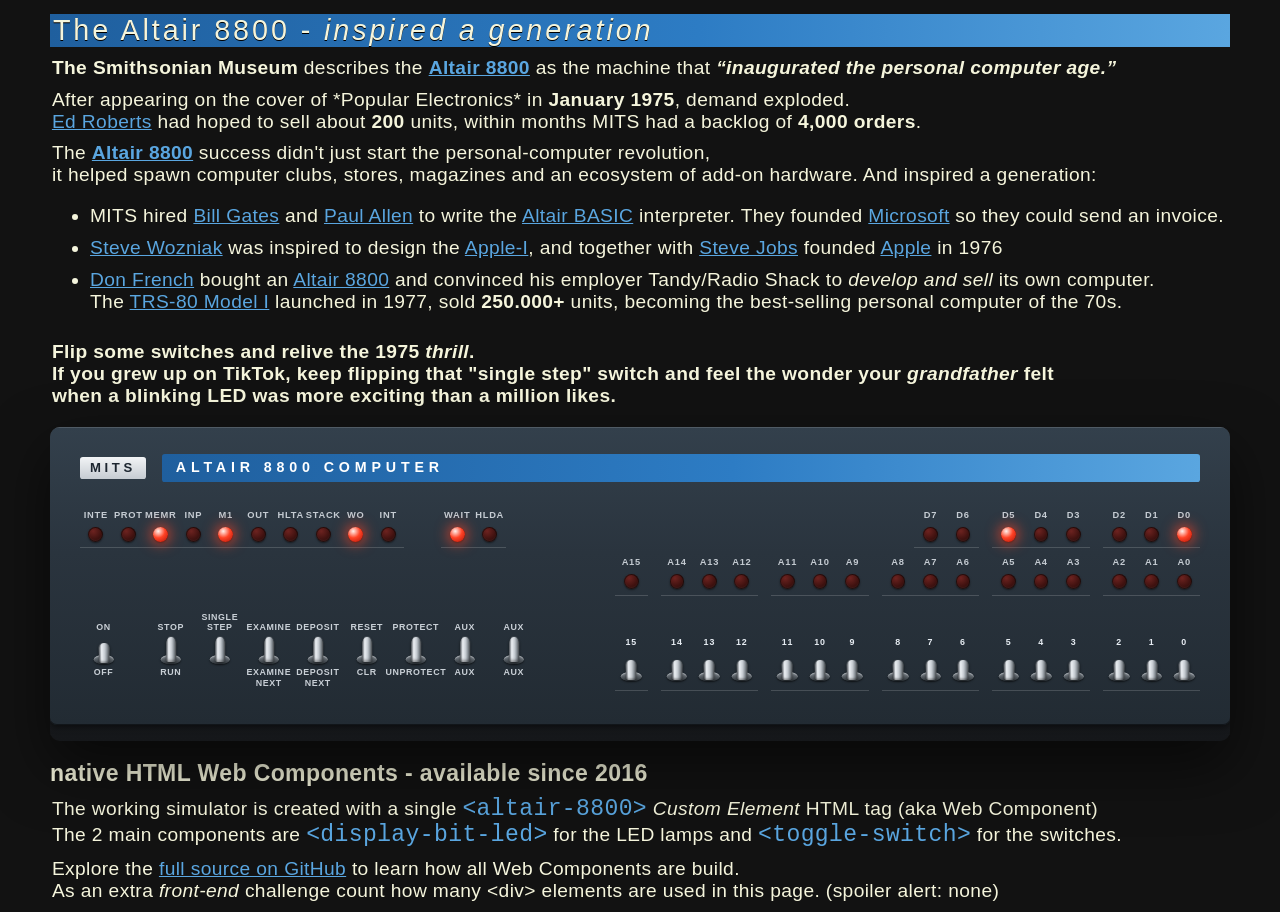
<file: index.html>
<!doctype html>
<html lang="en">

<head>
  <meta charset="utf-8">
  <meta name="viewport" content="width=device-width, initial-scale=1">

  <!-- Open Graph -->
  <meta property="og:type" content="website">
  <meta property="og:title" content="The Altair 8800">
  <meta property="og:description" content="Experience the computer that helped ignite the personal computer revolution.">
  <meta property="og:url" content="https://the-altair-8800.github.io/">

  <meta property="og:image" content="https://the-altair-8800.github.io/altair-8800-panel-1180x600.png">
  <meta property="og:image:type" content="image/png">
  <meta property="og:image:width" content="1180">
  <meta property="og:image:height" content="600">
  <meta property="og:image:alt" content="Altair 8800 simulator">

  <!-- Site -->
  <meta property="og:site_name" content="The Altair 8800">
  <meta property="og:locale" content="en_US">

  <link rel="icon" type="image/svg+xml"
    href="data:image/svg+xml,%3Csvg xmlns='http://www.w3.org/2000/svg' viewBox='0 0 64 64'%3E%3Crect width='64' height='64' rx='14' fill='%230d5fd1'/%3E%3Cpath d='M20 48L30 16h4l10 32h-6l-2.2-8h-7.6L26 48h-6zm8.6-12h6.8l-3.4-12-3.4 12z' fill='white'/%3E%3C/svg%3E">

  <title>Altair 8800 front panel simulator with Web Components</title>

  <meta name="description"
    content="Experience the MITS-Altair 8800 computer that helped ignite the personal computer revolution. Built with Web Components">

  <link rel="stylesheet" href="index-styles.css">

  <!-- load all Custom Elements -->
  <script type="module" src="define-elements.js"></script>

  <script>
    // defining Custom Elements/Web Components to make using HTML easier/shorter
    customElements.define("altair-link", class extends HTMLElement {
      connectedCallback() {
        let uri = `https://en.wikipedia.org/wiki/Altair_8800`;
        let title = `Altair 8800`;
        if (this.hasAttribute("b")) title = `<b>${title}</b>`;
        this.innerHTML = `<a href="${uri}">${title}</a>`;
      }
    });
</script>
  <script>
    customElements.define("wiki-a", class extends HTMLElement {
      connectedCallback() {
        setTimeout(() => { // wait till innerHTML is parsed by the browser
          let page = this.getAttribute("page");
          let uri = `https://en.wikipedia.org/wiki/${page}`;
          this.innerHTML = `<a href="${uri}">${this.innerHTML}</a>`;
        })
      }
    });
  </script>
</head>

<body>
  <article>
    <header>
      <h1>The Altair 8800 - <i>inspired a generation</i></h1>
      <p>
        <b>The Smithsonian Museum</b> describes the <altair-link b></altair-link> as the machine that <b><i>“inaugurated
            the
            personal
            computer age.”</i></b>
      </p>
      <p>
        After
        appearing
        on the
        cover of *Popular Electronics* in <b>January 1975</b>, demand exploded.
        <br><wiki-a page="Ed_Roberts_(computer_engineer)">Ed Roberts</wiki-a> had hoped to sell
        about
        <b>200</b> units, within months MITS had a backlog of <b>4,000 orders</b>.
      </p>
      <p>
        The <altair-link b></altair-link> success didn't just start the personal-computer revolution,<br>it helped spawn
        computer clubs,
        stores, magazines and an ecosystem of add-on hardware. And inspired a generation:
      <ul>
        <li>MITS hired <wiki-a page="Bill_Gates">Bill Gates</wiki-a> and <wiki-a page="Paul_Allen">Paul Allen</wiki-a>
          to write the <wiki-a page="Altair_BASIC">Altair BASIC</wiki-a> interpreter. They
          founded
          <wiki-a page="Microsoft">Microsoft</wiki-a> so they could send an invoice.
        </li>
        <li><wiki-a page="Steve_Wozniak">Steve Wozniak</wiki-a> was inspired to design the <wiki-a
            page="Apple_I">Apple-I</wiki-a>, and together with <wiki-a page="Steve_Jobs">Steve Jobs</wiki-a>
          founded <wiki-a page="Apple_Inc.">Apple</wiki-a> in 1976
        </li>
        <li><wiki-a page="TRS-80#History">Don French</wiki-a> bought an <altair-link></altair-link>
          and convinced
          his employer
          Tandy/Radio Shack to <i>develop and sell</i> its own computer.
          <br>The <wiki-a page="TRS-80">TRS-80 Model I</wiki-a> launched in 1977, sold
          <b>250.000+</b> units, becoming the best-selling personal computer of the 70s.
        </li>
      </ul>
      </p>
      <call-out>
        <style>
          call-out {
            display: block;
            /* color: var(--blue3); */
            font-weight: bold;
            /* background: lightgrey; */
            /* background: var(--bluebar); */
          }
        </style>
        <p>
          Flip some switches and relive the <b>1975 <i>thrill</i></b>.
          <br>If you grew up on TikTok, keep flipping that "single step" switch and feel the wonder your
          <i>grandfather</i> felt
          <br>when a blinking LED was more exciting than a million likes.
          </p>
      </call-out>
    </header>

    <main>

      <!-- 
        here is the single HTML Custom Element/Web Component <altair-8800>
          defined by the CustomElements API in the define-elements.js file
        -->
      <altair-8800></altair-8800>

      <h2>native HTML Web Components - available since 2016</h2>
      <p>
        The working simulator is created with a single <code>&lt;altair-8800></code> <i>Custom Element</i> HTML tag (aka
        Web Component)
        <br>
        The 2 main components are <code>&lt;display-bit-led&gt;</code> for the LED lamps and
        <code>&lt;toggle-switch&gt;</code> for the switches.
      </p>
      <p>
        Explore the <a href="https://github.com/the-Altair-8800/the-Altair-8800.github.io">full source on GitHub</a> to
        learn
        how all Web Components are build.
        <br>
        As an extra <i>front-end</i> challenge count how many &lt;div> elements are used in this page. (spoiler alert:
        none)
      </p>

    </main>
  </article>
</body>

</html>
</file>
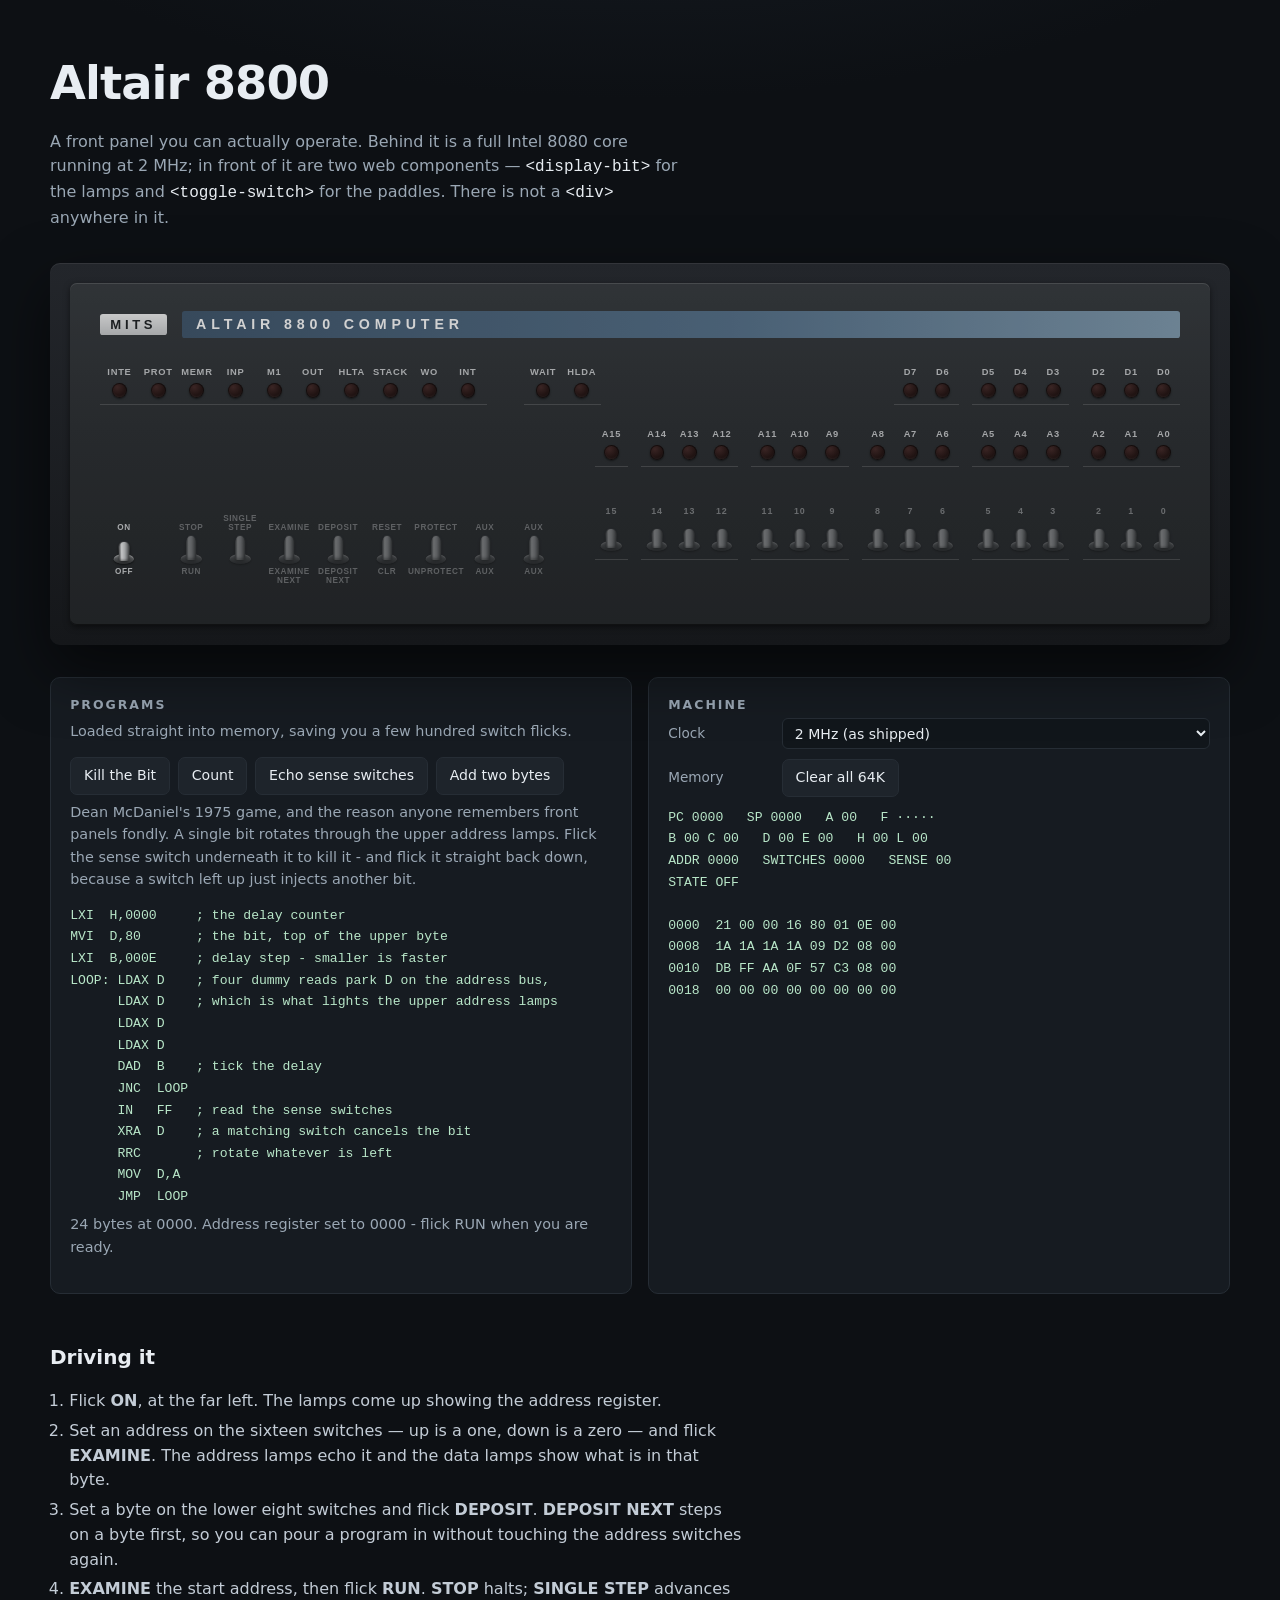
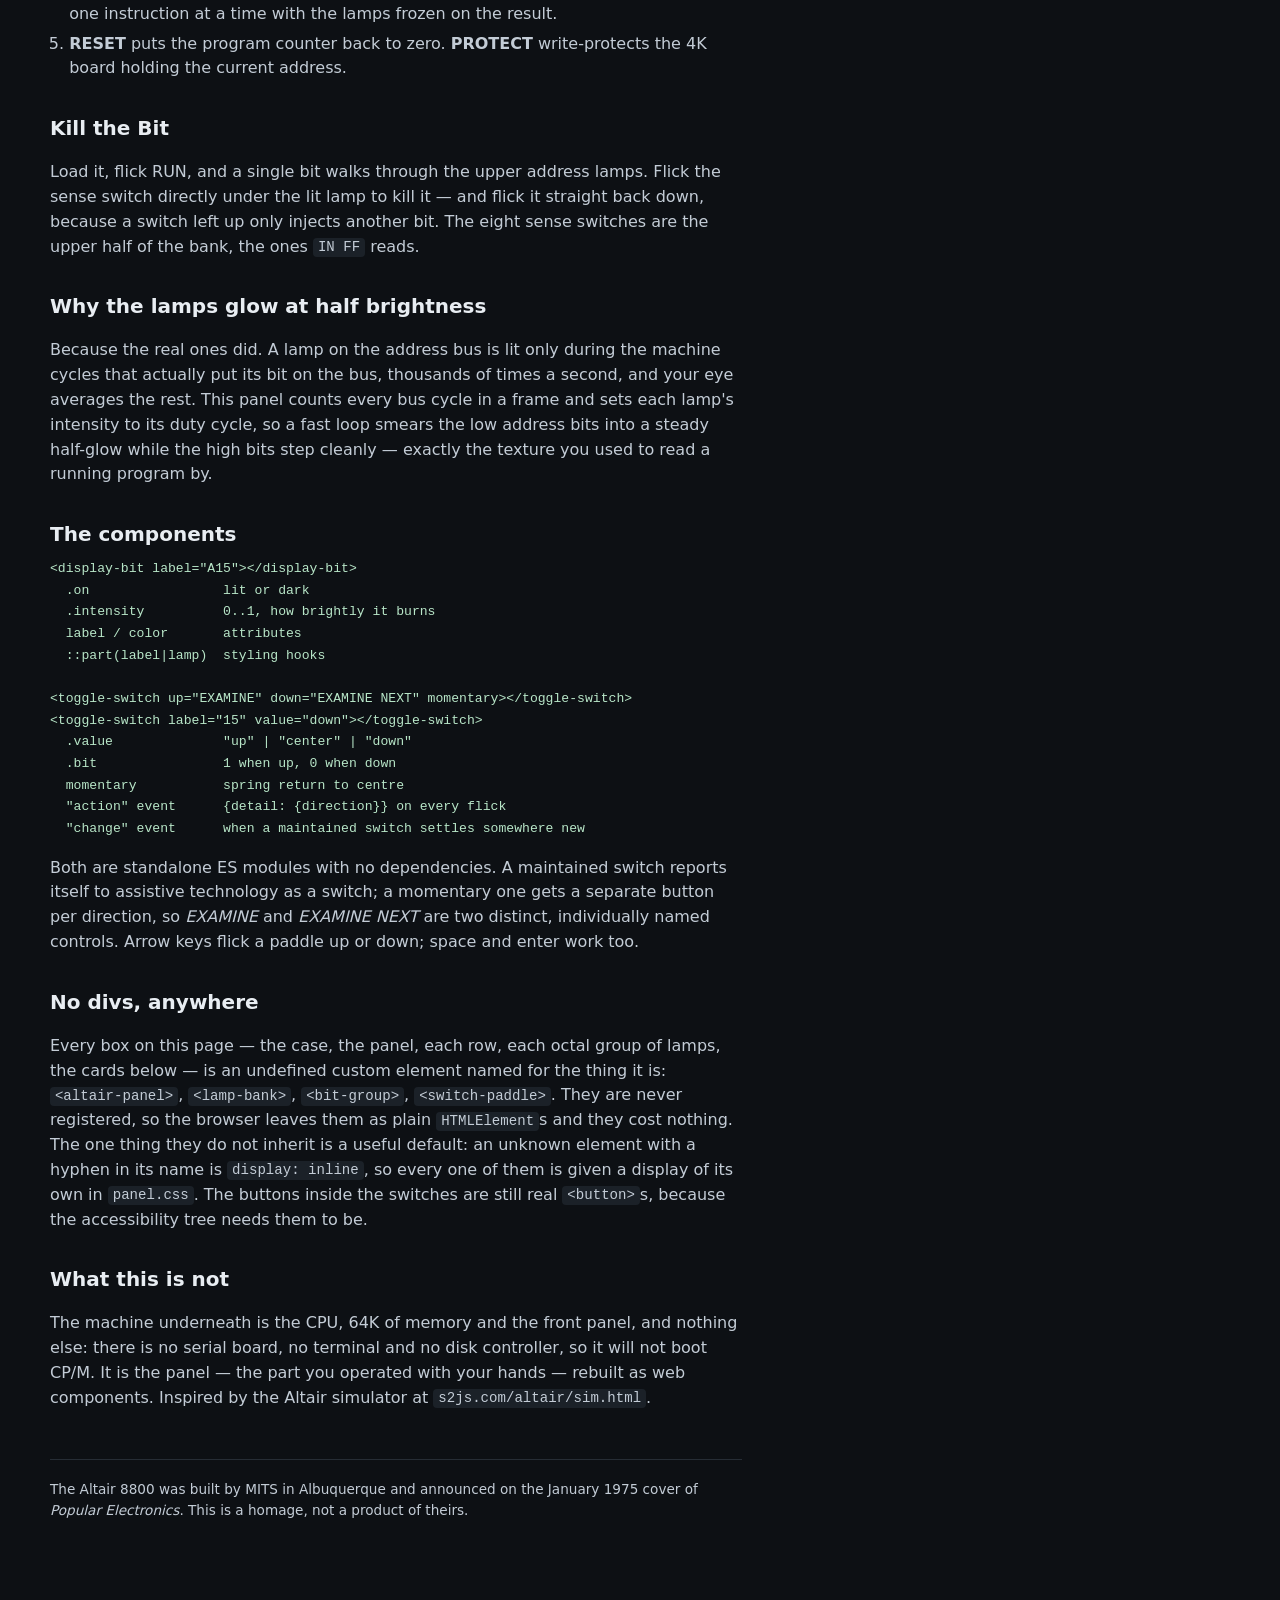
<file: claudecoded/index.html>
<!doctype html>
<html lang="en">
<head>
<meta charset="utf-8">
<meta name="viewport" content="width=device-width, initial-scale=1">
<title>Altair 8800 — front panel simulator</title>
<meta name="description" content="A working MITS Altair 8800 front panel in the browser: a real Intel 8080 core behind lamps and paddle switches built from two web components.">
<link rel="stylesheet" href="panel.css">
<script type="module" src="panel.js"></script>
</head>
<body>

<header class="masthead">
  <h1>Altair 8800</h1>
  <p>
    A front panel you can actually operate. Behind it is a full Intel 8080 core
    running at 2&nbsp;MHz; in front of it are two web components —
    <code>&lt;display-bit&gt;</code> for the lamps and
    <code>&lt;toggle-switch&gt;</code> for the paddles. There is not a
    <code>&lt;div&gt;</code> anywhere in it.
  </p>
</header>

<main>

  <altair-machine>
    <altair-panel id="panel" data-power="off">

      <panel-badge>
        <mits-logo>mits</mits-logo>
        <model-name>Altair 8800 Computer</model-name>
      </panel-badge>

      <status-row>
        <lamp-cluster>
          <lamp-bank id="status-lamps"></lamp-bank>
          <lamp-bank id="wait-lamps"></lamp-bank>
        </lamp-cluster>
        <lamp-bank id="data-lamps"></lamp-bank>
      </status-row>

      <address-row>
        <lamp-bank id="address-lamps"></lamp-bank>
      </address-row>

      <switch-row>
        <control-bank id="control-switches"></control-bank>
        <switch-bank id="data-switches"></switch-bank>
      </switch-row>

    </altair-panel>
  </altair-machine>

  <p class="scroll-hint">The panel is wider than your screen &mdash; drag it sideways to reach the rest of the switches.</p>

  <p class="visually-hidden" id="announce" role="status" aria-live="polite"></p>

  <operator-desk>

    <desk-card>
      <h2>Programs</h2>
      <p>Loaded straight into memory, saving you a few hundred switch flicks.</p>
      <program-list id="programs"></program-list>
      <program-listing id="listing"></program-listing>
    </desk-card>

    <desk-card>
      <h2>Machine</h2>
      <desk-field>
        <label for="clock">Clock</label>
        <select id="clock">
          <option value="2000000" selected>2 MHz (as shipped)</option>
          <option value="500000">500 kHz</option>
          <option value="100000">100 kHz</option>
          <option value="20000">20 kHz</option>
          <option value="2000">2 kHz — watch it think</option>
        </select>
      </desk-field>
      <desk-field>
        <label for="clear-memory">Memory</label>
        <button class="tool" type="button" id="clear-memory">Clear all 64K</button>
      </desk-field>
      <pre class="monitor" id="monitor" aria-label="Machine state"></pre>
    </desk-card>

  </operator-desk>

  <section class="docs">

    <h2>Driving it</h2>
    <ol>
      <li>Flick <strong>ON</strong>, at the far left. The lamps come up showing the address register.</li>
      <li>Set an address on the sixteen switches — up is a one, down is a zero — and flick <strong>EXAMINE</strong>. The address lamps echo it and the data lamps show what is in that byte.</li>
      <li>Set a byte on the lower eight switches and flick <strong>DEPOSIT</strong>. <strong>DEPOSIT&nbsp;NEXT</strong> steps on a byte first, so you can pour a program in without touching the address switches again.</li>
      <li><strong>EXAMINE</strong> the start address, then flick <strong>RUN</strong>. <strong>STOP</strong> halts; <strong>SINGLE&nbsp;STEP</strong> advances one instruction at a time with the lamps frozen on the result.</li>
      <li><strong>RESET</strong> puts the program counter back to zero. <strong>PROTECT</strong> write-protects the 4K board holding the current address.</li>
    </ol>

    <h2>Kill the Bit</h2>
    <p>
      Load it, flick RUN, and a single bit walks through the upper address
      lamps. Flick the sense switch directly under the lit lamp to kill it —
      and flick it straight back down, because a switch left up only injects
      another bit. The eight sense switches are the upper half of the bank, the
      ones <code>IN&nbsp;FF</code> reads.
    </p>

    <h2>Why the lamps glow at half brightness</h2>
    <p>
      Because the real ones did. A lamp on the address bus is lit only during
      the machine cycles that actually put its bit on the bus, thousands of
      times a second, and your eye averages the rest. This panel counts every
      bus cycle in a frame and sets each lamp's intensity to its duty cycle, so
      a fast loop smears the low address bits into a steady half-glow while the
      high bits step cleanly — exactly the texture you used to read a running
      program by.
    </p>

    <h2>The components</h2>
<pre class="monitor">&lt;display-bit label="A15"&gt;&lt;/display-bit&gt;
  .on                 lit or dark
  .intensity          0..1, how brightly it burns
  label / color       attributes
  ::part(label|lamp)  styling hooks

&lt;toggle-switch up="EXAMINE" down="EXAMINE NEXT" momentary&gt;&lt;/toggle-switch&gt;
&lt;toggle-switch label="15" value="down"&gt;&lt;/toggle-switch&gt;
  .value              "up" | "center" | "down"
  .bit                1 when up, 0 when down
  momentary           spring return to centre
  "action" event      {detail: {direction}} on every flick
  "change" event      when a maintained switch settles somewhere new</pre>
    <p>
      Both are standalone ES modules with no dependencies. A maintained switch
      reports itself to assistive technology as a switch; a momentary one gets
      a separate button per direction, so <em>EXAMINE</em> and
      <em>EXAMINE&nbsp;NEXT</em> are two distinct, individually named controls.
      Arrow keys flick a paddle up or down; space and enter work too.
    </p>

    <h2>No divs, anywhere</h2>
    <p>
      Every box on this page — the case, the panel, each row, each octal group
      of lamps, the cards below — is an undefined custom element named for the
      thing it is: <code>&lt;altair-panel&gt;</code>,
      <code>&lt;lamp-bank&gt;</code>, <code>&lt;bit-group&gt;</code>,
      <code>&lt;switch-paddle&gt;</code>. They are never registered, so the
      browser leaves them as plain <code>HTMLElement</code>s and they cost
      nothing. The one thing they do not inherit is a useful default: an
      unknown element with a hyphen in its name is <code>display: inline</code>,
      so every one of them is given a display of its own in
      <code>panel.css</code>. The buttons inside the switches are still real
      <code>&lt;button&gt;</code>s, because the accessibility tree needs them
      to be.
    </p>

    <h2>What this is not</h2>
    <p>
      The machine underneath is the CPU, 64K of memory and the front panel, and
      nothing else: there is no serial board, no terminal and no disk
      controller, so it will not boot CP/M. It is the panel — the part you
      operated with your hands — rebuilt as web components. Inspired by the
      Altair simulator at <code>s2js.com/altair/sim.html</code>.
    </p>

    <p class="footer">
      The Altair 8800 was built by MITS in Albuquerque and announced on the
      January 1975 cover of <em>Popular Electronics</em>. This is a homage, not
      a product of theirs.
    </p>

  </section>

</main>

</body>
</html>
</file>
<file: index-styles.css>
:root {
  color-scheme: dark;
  --ink: beige;
  --font: Arial, sans-serif;
  --mono: ui-monospace, "SF Mono", "Cascadia Mono", Menlo, Consolas, monospace;
  --panel-font: "Helvetica Neue", Helvetica, Arial, sans-serif;

  --blue1: rgb(31, 95, 158);
  --blue2: rgb(45, 124, 196);
  --blue3: rgb(90, 166, 224);
  --bluebar: linear-gradient(
    90deg,
    rgb(31, 95, 158) 0%,
    rgb(45, 124, 196) 55%,
    rgb(90, 166, 224) 100%
  );
}

body {
  color: var(--ink);
  font-family: var(--panel-font);
  line-height: 1.35;
  font: 1.2em var(--panel-font);
  letter-spacing: 0.02em;
  max-width: 1180px;
  margin: 0 auto;
}

h1 {
  margin-block: 0;
  margin-top: 0.5em;
  padding:0 .1em;
  background: var(--bluebar);
  color: beige;
  text-shadow: 0 1px 0 black;
  font: 1.5em var(--panel-font);
  letter-spacing: 0.1em;
}

h2 {
  margin-block: 0;
  font-size: 120%;
}

p {
  padding:0 .1em;
  margin-block: 0.5em;
}

a {
  color: var(--blue3);
}

li {
  padding-bottom: .5em;
}
code {
  font-family: var(--mono);
  font-size: 120%;
  color: var(--blue3);
}
</file>
<file: claudecoded/panel.css>
/* Altair 8800 front panel simulator */

:root {
  color-scheme: dark;
  --ink: #e8edf2;
  --muted: #9aa7b4;
  --bg: #0d1014;
  --card: #161b21;
  --line: #262d35;
  --accent: #ff6a45;
  --font: ui-sans-serif, system-ui, "Segoe UI", Roboto, Helvetica, Arial, sans-serif;
  --mono: ui-monospace, "SF Mono", "Cascadia Mono", Menlo, Consolas, monospace;
  /* The panel silkscreen is a tight condensed grotesque. */
  --panel-font: "Helvetica Neue", Helvetica, Arial, sans-serif;
}

* { box-sizing: border-box; }

/* There is not a div on this page. Every box is an undefined custom element
   named for what it is - which the browser leaves as a plain HTMLElement,
   display: inline. So each one is given a display here before anything else. */
altair-machine, altair-panel, panel-badge, mits-logo, model-name,
status-row, address-row, switch-row, lamp-cluster, lamp-bank, switch-bank,
control-bank, bit-group, operator-desk, desk-card, program-list,
program-listing, desk-field { display: block; }

body {
  margin: 0;
  padding: 0 max(16px, 3vw) 5rem;
  background:
    radial-gradient(1200px 600px at 50% -10%, #1b222b 0%, transparent 70%),
    var(--bg);
  color: var(--ink);
  font-family: var(--font);
  line-height: 1.55;
}

.masthead {
  max-width: 1180px;
  margin: 0 auto;
  padding: 3rem 0 2rem;
}
.masthead h1 {
  margin: 0;
  font-size: clamp(1.9rem, 4vw, 2.9rem);
  letter-spacing: -.02em;
}
.masthead p {
  margin: .6rem 0 0;
  max-width: 62ch;
  color: var(--muted);
}
.masthead code { font-family: var(--mono); color: var(--ink); }

main { max-width: 1180px; margin: 0 auto; }

/* ---------------------------------------------------------------- the case */

altair-machine {
  padding: clamp(10px, 1.6vw, 22px);
  border-radius: 10px;
  background: linear-gradient(180deg, #23262b 0%, #15171a 100%);
  box-shadow:
    0 1px 0 rgba(255, 255, 255, .07) inset,
    0 24px 60px rgba(0, 0, 0, .55);
  overflow-x: auto;
  container-type: inline-size;
}

altair-panel {
  /* One unit is one percent of the panel width: every dimension below is
     expressed in units, so the whole machine scales as one piece. It has to be
     a real length rather than a percentage, because percentages inside it
     would resolve against each element's own box further down. */
  --u: clamp(7.2px, 1vw, 11.4px);
  --u: clamp(7.2px, 1cqw, 11.4px);
  /* Width budget, in units, across the 94.8u of content between the side
     margins: switch bank 51.35, control switches 38.6, row gap 1.5. Every
     length here is in units, so the fit holds at any panel size. */
  --cell: calc(var(--u) * 2.85);
  --ctrl: calc(var(--u) * 4.2);
  --group-gap: calc(var(--u) * 1.15);

  width: min(1140px, 100%);
  min-width: 720px;
  margin: 0 auto;
  padding: calc(var(--u) * 2.4) calc(var(--u) * 2.6) calc(var(--u) * 3);
  border-radius: calc(var(--u) * .6);
  background:
    linear-gradient(180deg, #33404c 0%, #2a343e 42%, #222b33 100%);
  box-shadow:
    inset 0 1px 0 rgba(255, 255, 255, .14),
    inset 0 -1px 0 rgba(0, 0, 0, .5),
    0 2px 6px rgba(0, 0, 0, .5);
  transition: filter .35s ease;

  --bit-size: calc(var(--u) * 1.3);
  --bit-font-size: calc(var(--u) * .82);
  --bit-gap: calc(var(--u) * .55);
  --switch-size: calc(var(--u) * 2.5);
  --switch-font-size: calc(var(--u) * .78);
}

/* Power off: the lamps go out on their own, the panel just goes cold. */
altair-panel[data-power="off"] { filter: saturate(.35) brightness(.82); }

/* The badge -------------------------------------------------------------- */

panel-badge {
  display: flex;
  align-items: center;
  gap: calc(var(--u) * 1.4);
  margin-bottom: calc(var(--u) * 2.6);
}
panel-badge mits-logo {
  padding: calc(var(--u) * .35) calc(var(--u) * .9);
  border-radius: calc(var(--u) * .25);
  background: linear-gradient(180deg, #f2f4f6, #c6ccd2);
  color: #1d2630;
  font: 800 calc(var(--u) * 1.15)/1 var(--panel-font);
  letter-spacing: .28em;
  text-transform: uppercase;
}
panel-badge model-name {
  flex: 1;
  padding: calc(var(--u) * .45) calc(var(--u) * 1.2);
  border-radius: calc(var(--u) * .25);
  background: linear-gradient(90deg, #1f5f9e 0%, #2d7cc4 55%, #5aa6e0 100%);
  color: #fff;
  font: 700 calc(var(--u) * 1.25)/1.2 var(--panel-font);
  letter-spacing: .34em;
  text-transform: uppercase;
}

/* Rows ------------------------------------------------------------------- */

status-row, address-row, switch-row {
  display: flex;
  align-items: flex-end;
  justify-content: space-between;
  gap: calc(var(--u) * 1.5);
}
address-row { margin-top: calc(var(--u) * 2.2); justify-content: flex-end; }
switch-row { margin-top: calc(var(--u) * 3.4); align-items: flex-start; }

lamp-cluster { display: flex; align-items: flex-end; gap: calc(var(--u) * 3.2); }

/* A bank is a set of octal groups; a group is a run of lamps or switches. */
lamp-bank, switch-bank { display: flex; gap: var(--group-gap); }

lamp-bank display-bit,
switch-bank toggle-switch { width: var(--cell); }

/* The status legends are words rather than bit numbers, so they get more room
   than the address lamps they sit above. */
lamp-cluster display-bit { width: calc(var(--u) * 3.4); }

/* A run of lamps or switches, with the hairline under it that the silkscreen
   draws around each octal group. */
bit-group {
  display: flex;
  padding-bottom: calc(var(--u) * .5);
  border-bottom: 1px solid rgba(255, 255, 255, .16);
}

control-bank {
  display: flex;
  gap: calc(var(--u) * .1);
  /* The legends are long and the switches close together, so the control
     group gets its own smaller type, as it does on the real silkscreen. */
  --switch-font-size: calc(var(--u) * .72);
}
control-bank toggle-switch { width: var(--ctrl); }
control-bank toggle-switch:first-child { margin-right: calc(var(--u) * 1.6); }

/* Two-line room above and below every control switch keeps all the paddles on
   one line no matter how long the legend is. */
control-bank toggle-switch::part(up),
control-bank toggle-switch::part(down) {
  display: flex;
  justify-content: center;
  min-height: calc(var(--u) * 2.1);
}
control-bank toggle-switch::part(up) { align-items: flex-end; }
control-bank toggle-switch::part(down) { align-items: flex-start; }

/* --------------------------------------------------------- operator's desk */

/* The panel cannot shrink below 720px and stay readable, so on a narrow screen
   it scrolls inside its case instead. Say so. */
.scroll-hint {
  display: none;
  margin: .6rem 0 0;
  color: var(--muted);
  font-size: .85rem;
}
@media (max-width: 800px) {
  .scroll-hint { display: block; }
}

operator-desk {
  display: grid;
  grid-template-columns: repeat(auto-fit, minmax(280px, 1fr));
  gap: 1rem;
  margin-top: 2rem;
}

desk-card {
  padding: 1.1rem 1.2rem 1.3rem;
  border: 1px solid var(--line);
  border-radius: 10px;
  background: var(--card);
}
desk-card h2 {
  margin: 0 0 .2rem;
  font-size: .78rem;
  letter-spacing: .16em;
  text-transform: uppercase;
  color: var(--muted);
}
desk-card p { margin: .35rem 0 .9rem; color: var(--muted); font-size: .9rem; }

program-list { display: flex; flex-wrap: wrap; gap: .5rem; }

button.load,
button.tool {
  padding: .45rem .8rem;
  border: 1px solid var(--line);
  border-radius: 7px;
  background: #1e242b;
  color: var(--ink);
  font: inherit;
  font-size: .88rem;
  cursor: pointer;
}
button.load:hover,
button.tool:hover { border-color: #3d4954; background: #232b33; }
button.load:focus-visible,
button.tool:focus-visible { outline: 2px solid var(--accent); outline-offset: 2px; }

desk-field { display: flex; align-items: center; gap: .6rem; margin-bottom: .6rem; }
desk-field label { font-size: .85rem; color: var(--muted); min-width: 6.5rem; }
desk-field select,
desk-field input {
  flex: 1;
  padding: .35rem .5rem;
  border: 1px solid var(--line);
  border-radius: 6px;
  background: #11161b;
  color: var(--ink);
  font: inherit;
  font-size: .88rem;
}

.monitor {
  margin: 0;
  font-family: var(--mono);
  font-size: .82rem;
  line-height: 1.65;
  white-space: pre;
  overflow-x: auto;
  color: #b8e6c8;
}

/* ------------------------------------------------------------------- prose */

.docs { margin-top: 3rem; max-width: 68ch; }
.docs h2 { font-size: 1.25rem; margin: 2rem 0 .5rem; }
.docs p, .docs li { color: #c3ccd6; }
.docs code {
  font-family: var(--mono);
  font-size: .88em;
  padding: .1em .35em;
  border-radius: 4px;
  background: #1b2128;
}
.docs ol, .docs ul { padding-left: 1.2rem; }
.docs li { margin: .3rem 0; }
.docs a { color: var(--accent); }

.footer {
  margin-top: 3rem;
  padding-top: 1.2rem;
  border-top: 1px solid var(--line);
  color: var(--muted);
  font-size: .85rem;
}

.visually-hidden {
  position: absolute;
  width: 1px; height: 1px;
  margin: -1px; padding: 0;
  overflow: hidden;
  clip-path: inset(50%);
  white-space: nowrap;
}
</file>
